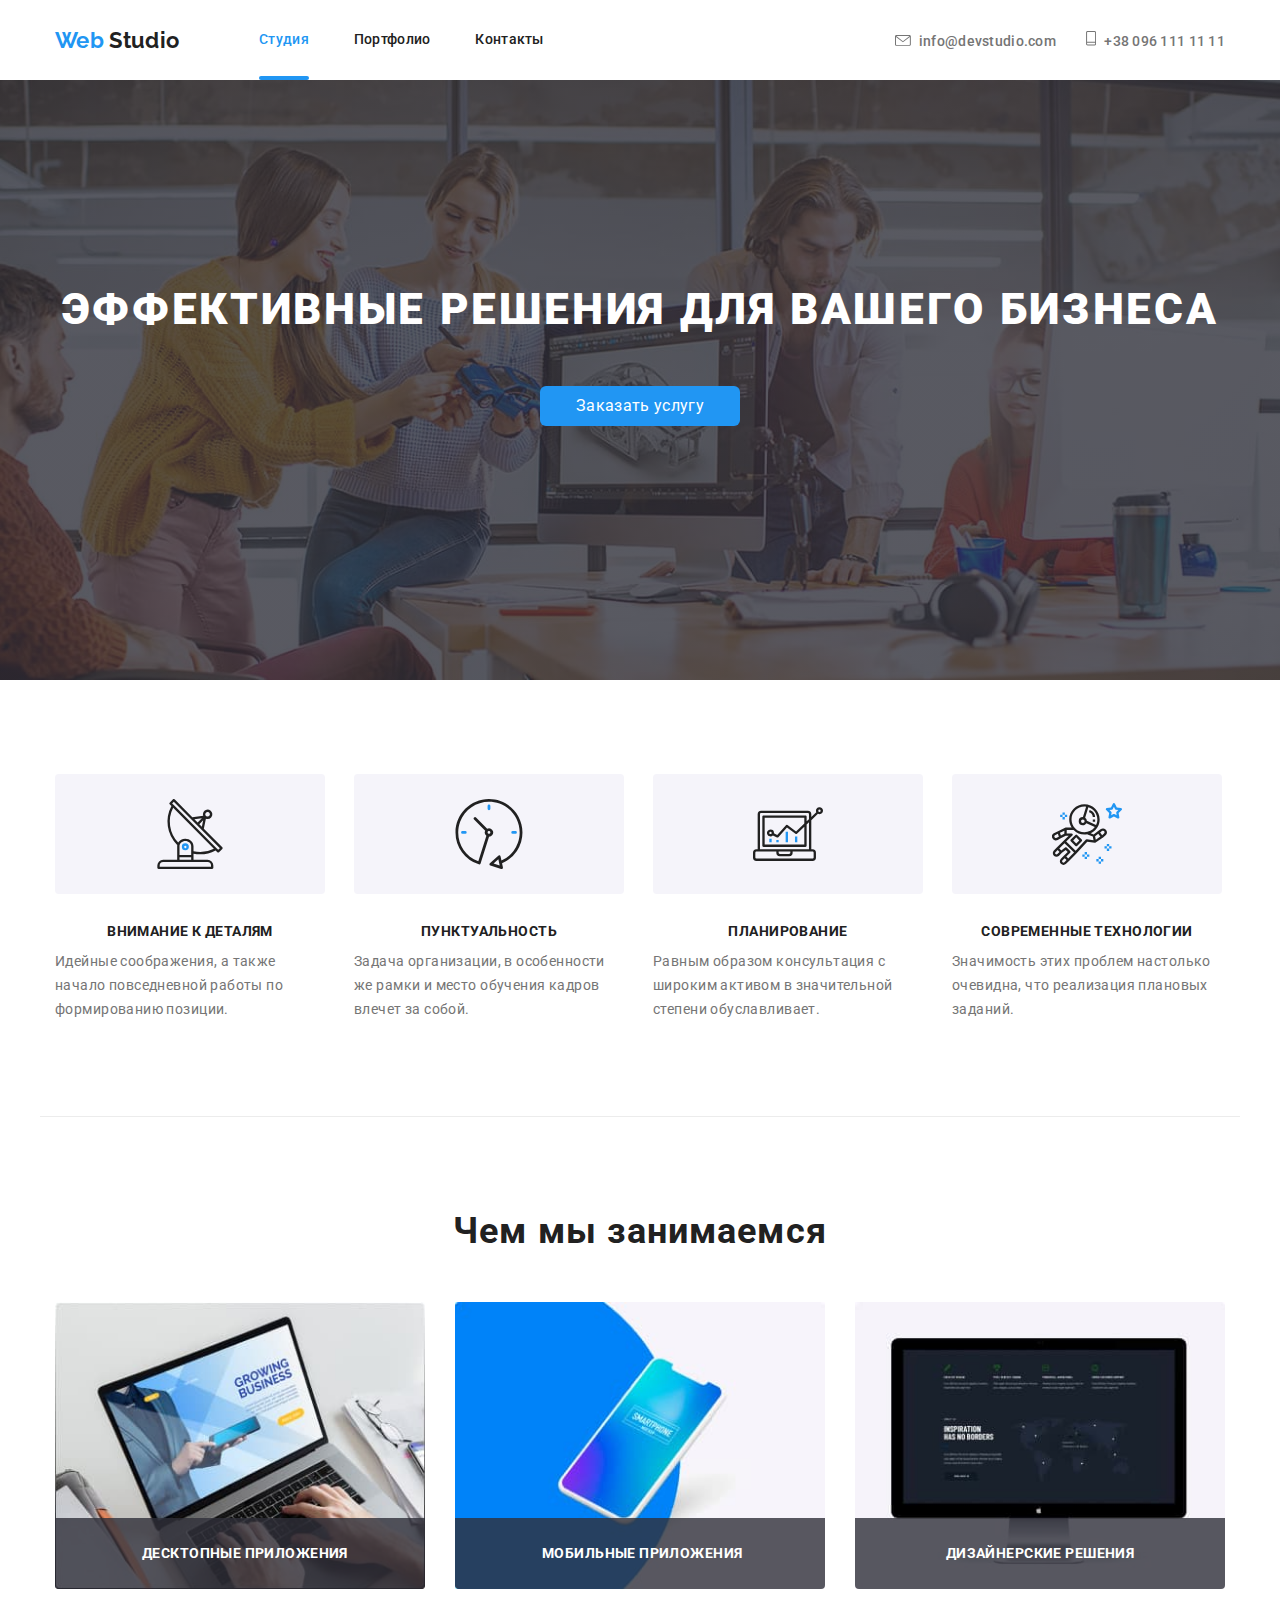
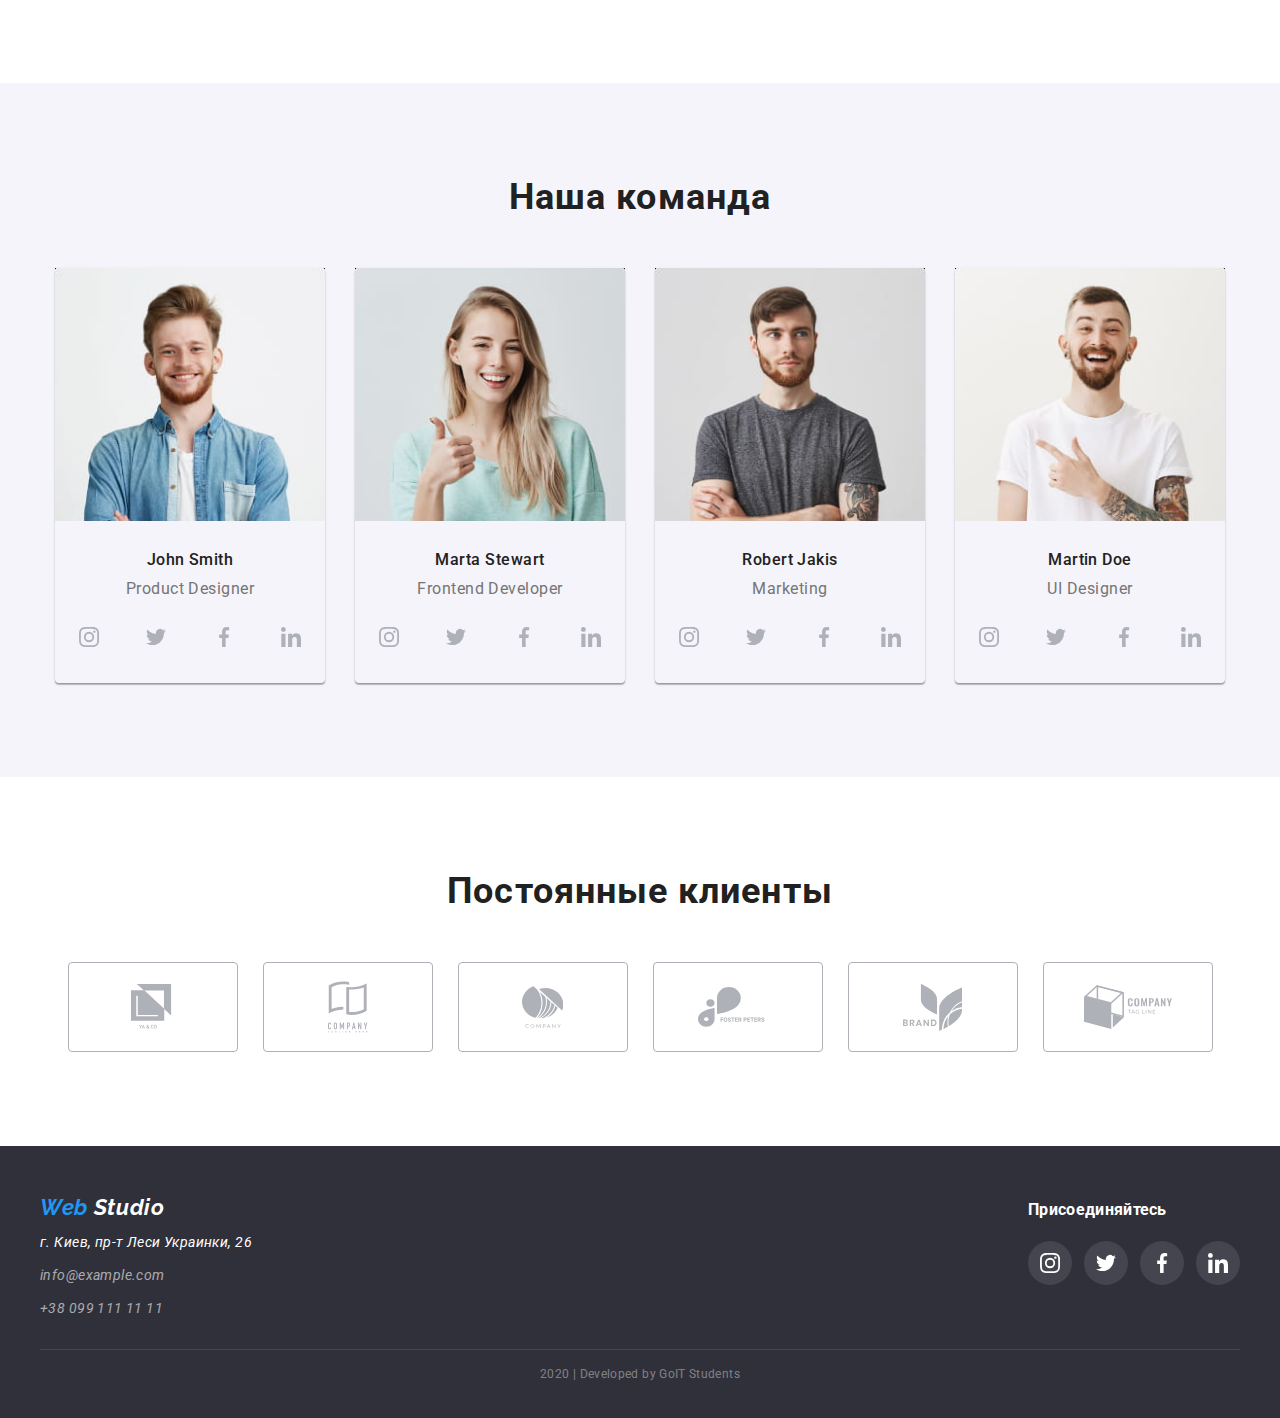
<file: index.html>
<!DOCTYPE html>
<html lang="ru">
  <head>
    <meta charset="UTF-8" />
    <meta name="viewport" content="width=device-width, initial-scale=1.0" />
    <title>Web Studio</title>
    <link
      href="https://fonts.googleapis.com/css2?family=Raleway:wght@700&family=Roboto:ital,wght@0,500;0,700;1,300&display=swap"
      rel="stylesheet"
    />
    <link
      rel="stylesheet"
      href="https://cdnjs.cloudflare.com/ajax/libs/modern-normalize/0.6.0/modern-normalize.min.css"
    />
    <link rel="stylesheet" href="./css/main.css" />
  </head>
  <body>
    <header>
      <div class="container">
        <nav>
          <a href="./" class="logo"
            ><span class="logo-accent">Web</span> Studio</a
          >
          <ul class="navigation">
            <li>
              <a href="./" class="current">Студия</a>
            </li>
            <li>
              <a href="./portfolio.html" class="link">Портфолио</a>
            </li>
            <li>
              <a href="" class="link">Контакты</a>
            </li>
          </ul>
          <ul class="contact">
            <li>
              <a href="mailto:info@devstudio.com" class="link mail-link">
                <svg class="header-icon">
                  <use href="./img/sprite.svg#icon-envelope"></use>
                </svg>
                info@devstudio.com</a
              >
            </li>
            <li>
              <a href="tel:+380961111111" class="link telephone-link">
                <svg class="header-icon header-tel">
                  <use href="./img/sprite.svg#icon-vector"></use>
                </svg>
                +38 096 111 11 11</a
              >
            </li>
          </ul>
        </nav>
      </div>
    </header>
    <main>
      <section class="hero-section">
        <h1 class="solutions">эффективные решения для вашего бизнеса</h1>
        <a href="" class="btn">Заказать услугу</a>
      </section>
      <section class="qualities-section">
        <div class="container">
          <h2 class="quailies-title">Наши качества</h2>
          <ul class="qualities-list">
            <li class="item icon-antenna">
              <h3 class="title">Внимание к деталям</h3>
              <p class="text">
                Идейные соображения, а также начало повседневной работы по
                формированию позиции.
              </p>
            </li>
            <li class="item icon-clock">
              <h3 class="title">Пунктуальность</h3>
              <p class="text">
                Задача организации, в особенности же рамки и место обучения
                кадров влечет за собой.
              </p>
            </li>
            <li class="item icon-diagram">
              <h3 class="title">Планирование</h3>
              <p class="text">
                Равным образом консультация с широким активом в значительной
                степени обуславливает.
              </p>
            </li>
            <li class="item icon-astronaut">
              <h3 class="title">Современные технологии</h3>
              <p class="text">
                Значимость этих проблем настолько очевидна, что реализация
                плановых заданий.
              </p>
            </li>
          </ul>
        </div>
      </section>
      <section class="we-doing-section">
        <div class="container">
          <h2>Чем мы занимаемся</h2>
          <ul class="we-doing-list">
            <li class="item">
              <div class="we-doing-list-img">
                <img src="./img/desktopapp.jpg" alt="" />
                <h3 class="we-doing-list-title">Десктопные приложения</h3>
              </div>
            </li>
            <li class="item">
              <div class="we-doing-list-img">
                <img src="./img/mobileapp.jpg" alt="" />
                <h3 class="we-doing-list-title">Мобильные приложения</h3>
              </div>
            </li>
            <li class="item">
              <div class="we-doing-list-img">
                <img src="./img/designsolutions.jpg" alt="" />
                <h3 class="we-doing-list-title">Дизайнерские решения</h3>
              </div>
            </li>
          </ul>
        </div>
      </section>
      <section class="team-section">
        <div class="container">
          <h2>Наша команда</h2>
          <ul class="team-list">
            <li class="item">
              <img class="portrait" src="./img/johnsmith.jpg" alt="" />
              <h3 class="title">John Smith</h3>
              <p class="proffesion">Product Designer</p>
              <ul class="social-links">
                <li>
                  <a href="" aria-label="Ссылка на Instagram">
                    <svg class="link-icon">
                      <use href="./img/sprite.svg#icon-instagram"></use>
                    </svg>
                  </a>
                </li>
                <li>
                  <a href="" aria-label="Ссылка на Twitter">
                    <svg class="link-icon">
                      <use href="./img/sprite.svg#icon-twitter"></use>
                    </svg>
                  </a>
                </li>
                <li>
                  <a href="" aria-label="Ссылка на Facebook">
                    <svg class="link-icon">
                      <use href="./img/sprite.svg#icon-facebook"></use>
                    </svg>
                  </a>
                </li>
                <li>
                  <a href="" aria-label="Ссылка на LinkedIn">
                    <svg class="link-icon">
                      <use href="./img/sprite.svg#icon-linkedin"></use>
                    </svg>
                  </a>
                </li>
              </ul>
            </li>
            <li class="item">
              <img class="portrait" src="./img/martastewart.jpg" alt="" />
              <h3 class="title">Marta Stewart</h3>
              <p class="proffesion">Frontend Developer</p>
              <ul class="social-links">
                <li>
                  <a href="" aria-label="Ссылка на Instagram">
                    <svg class="link-icon">
                      <use href="./img/sprite.svg#icon-instagram"></use>
                    </svg>
                  </a>
                </li>
                <li>
                  <a href="" aria-label="Ссылка на Twitter">
                    <svg class="link-icon">
                      <use href="./img/sprite.svg#icon-twitter"></use>
                    </svg>
                  </a>
                </li>
                <li>
                  <a href="" aria-label="Ссылка на Facebook">
                    <svg class="link-icon">
                      <use href="./img/sprite.svg#icon-facebook"></use>
                    </svg>
                  </a>
                </li>
                <li>
                  <a href="" aria-label="Ссылка на LinkedIn">
                    <svg class="link-icon">
                      <use href="./img/sprite.svg#icon-linkedin"></use>
                    </svg>
                  </a>
                </li>
              </ul>
            </li>
            <li class="item">
              <img class="portrait" src="./img/robertjakis.jpg" alt="" />
              <h3 class="title">Robert Jakis</h3>
              <p class="proffesion">Marketing</p>
              <ul class="social-links">
                <li>
                  <a href="" aria-label="Ссылка на Instagram">
                    <svg class="link-icon">
                      <use href="./img/sprite.svg#icon-instagram"></use>
                    </svg>
                  </a>
                </li>
                <li>
                  <a href="" aria-label="Ссылка на Twitter">
                    <svg class="link-icon">
                      <use href="./img/sprite.svg#icon-twitter"></use>
                    </svg>
                  </a>
                </li>
                <li>
                  <a href="" aria-label="Ссылка на Facebook">
                    <svg class="link-icon">
                      <use href="./img/sprite.svg#icon-facebook"></use>
                    </svg>
                  </a>
                </li>
                <li>
                  <a href="" aria-label="Ссылка на LinkedIn">
                    <svg class="link-icon">
                      <use href="./img/sprite.svg#icon-linkedin"></use>
                    </svg>
                  </a>
                </li>
              </ul>
            </li>
            <li class="item">
              <img class="portrait" src="./img/martindoe.jpg" alt="" />
              <h3 class="title">Martin Doe</h3>
              <p class="proffesion">UI Designer</p>
              <ul class="social-links">
                <li>
                  <a href="" aria-label="Ссылка на Instagram">
                    <svg class="link-icon">
                      <use href="./img/sprite.svg#icon-instagram"></use>
                    </svg>
                  </a>
                </li>
                <li>
                  <a href="" aria-label="Ссылка на Twitter">
                    <svg class="link-icon">
                      <use href="./img/sprite.svg#icon-twitter"></use>
                    </svg>
                  </a>
                </li>
                <li>
                  <a href="" aria-label="Ссылка на Facebook">
                    <svg class="link-icon">
                      <use href="./img/sprite.svg#icon-facebook"></use>
                    </svg>
                  </a>
                </li>
                <li>
                  <a href="" aria-label="Ссылка на LinkedIn">
                    <svg class="link-icon">
                      <use href="./img/sprite.svg#icon-linkedin"></use>
                    </svg>
                  </a>
                </li>
              </ul>
            </li>
          </ul>
        </div>
      </section>
      <section class="clients-section">
        <div class="container">
          <h2>Постоянные клиенты</h2>
          <ul class="cliets-list">
            <li>
              <a href="" class="link" aria-label="Ссылка на Client1">
                <svg class="client-icon" width="44px" height="49px">
                  <use href="./img/sprite.svg#icon-client1"></use>
                </svg>
              </a>
            </li>
            <li>
              <a href="" class="link" aria-label="Ссылка на Client2">
                <svg class="client-icon" width="40px" height="52px">
                  <use href="./img/sprite.svg#icon-client2"></use>
                </svg>
              </a>
            </li>
            <li>
              <a href="" class="link" aria-label="Ссылка на Client3">
                <svg class="client-icon" width="41px" height="43px">
                  <use href="./img/sprite.svg#icon-client3"></use>
                </svg>
              </a>
            </li>
            <li>
              <a href="" class="link" aria-label="Ссылка на Client4">
                <svg class="client-icon" width="80px" height="42px">
                  <use href="./img/sprite.svg#icon-client4"></use>
                </svg>
              </a>
            </li>
            <li>
              <a href="" class="link" aria-label="Ссылка на Client5">
                <svg class="client-icon" width="59px" height="47px">
                  <use href="./img/sprite.svg#icon-client5"></use>
                </svg>
              </a>
            </li>
            <li>
              <a href="" class="link" aria-label="Ссылка на Client6">
                <svg class="client-icon" width="88px" height="45px">
                  <use href="./img/sprite.svg#icon-client6"></use>
                </svg>
              </a>
            </li>
          </ul>
        </div>
      </section>
    </main>
    <footer class="footer">
      <div class="footer-container">
        <address class="footer-adress">
          <a href="./" class="logo"
            ><span class="logo-accent">Web</span> Studio</a
          >
          <p class="street">г. Киев, пр-т Леси Украинки, 26</p>
          <a href="mailto:info@example.com" class="link">info@example.com</a>
          <br />
          <a href="tel:+380991111111" class="tel-link">+38 099 111 11 11</a>
        </address>
        <div class="connect">
          <b>Присоединяйтесь</b>
          <ul class="footer-connect">
            <li>
              <a href="" class="link" aria-label="Ссылка на Instagram"
                ><svg class="footer-link-icon">
                  <use href="./img/sprite.svg#icon-instagram"></use>
                </svg>
              </a>
            </li>
            <li>
              <a href="" class="link" aria-label="Ссылка на Twitter"
                ><svg class="footer-link-icon">
                  <use href="./img/sprite.svg#icon-twitter"></use>
                </svg>
              </a>
            </li>
            <li>
              <a href="" class="link" aria-label="Ссылка на Facebook"
                ><svg class="footer-link-icon">
                  <use href="./img/sprite.svg#icon-facebook"></use>
                </svg>
              </a>
            </li>
            <li>
              <a href="" class="link" aria-label="Ссылка на LinkedIn"
                ><svg class="footer-link-icon">
                  <use href="./img/sprite.svg#icon-linkedin"></use>
                </svg>
              </a>
            </li>
          </ul>
        </div>
      </div>
      <p class="copyright">2020 | Developed by GoIT Students</p>
    </footer>
  </body>
</html>
</file>
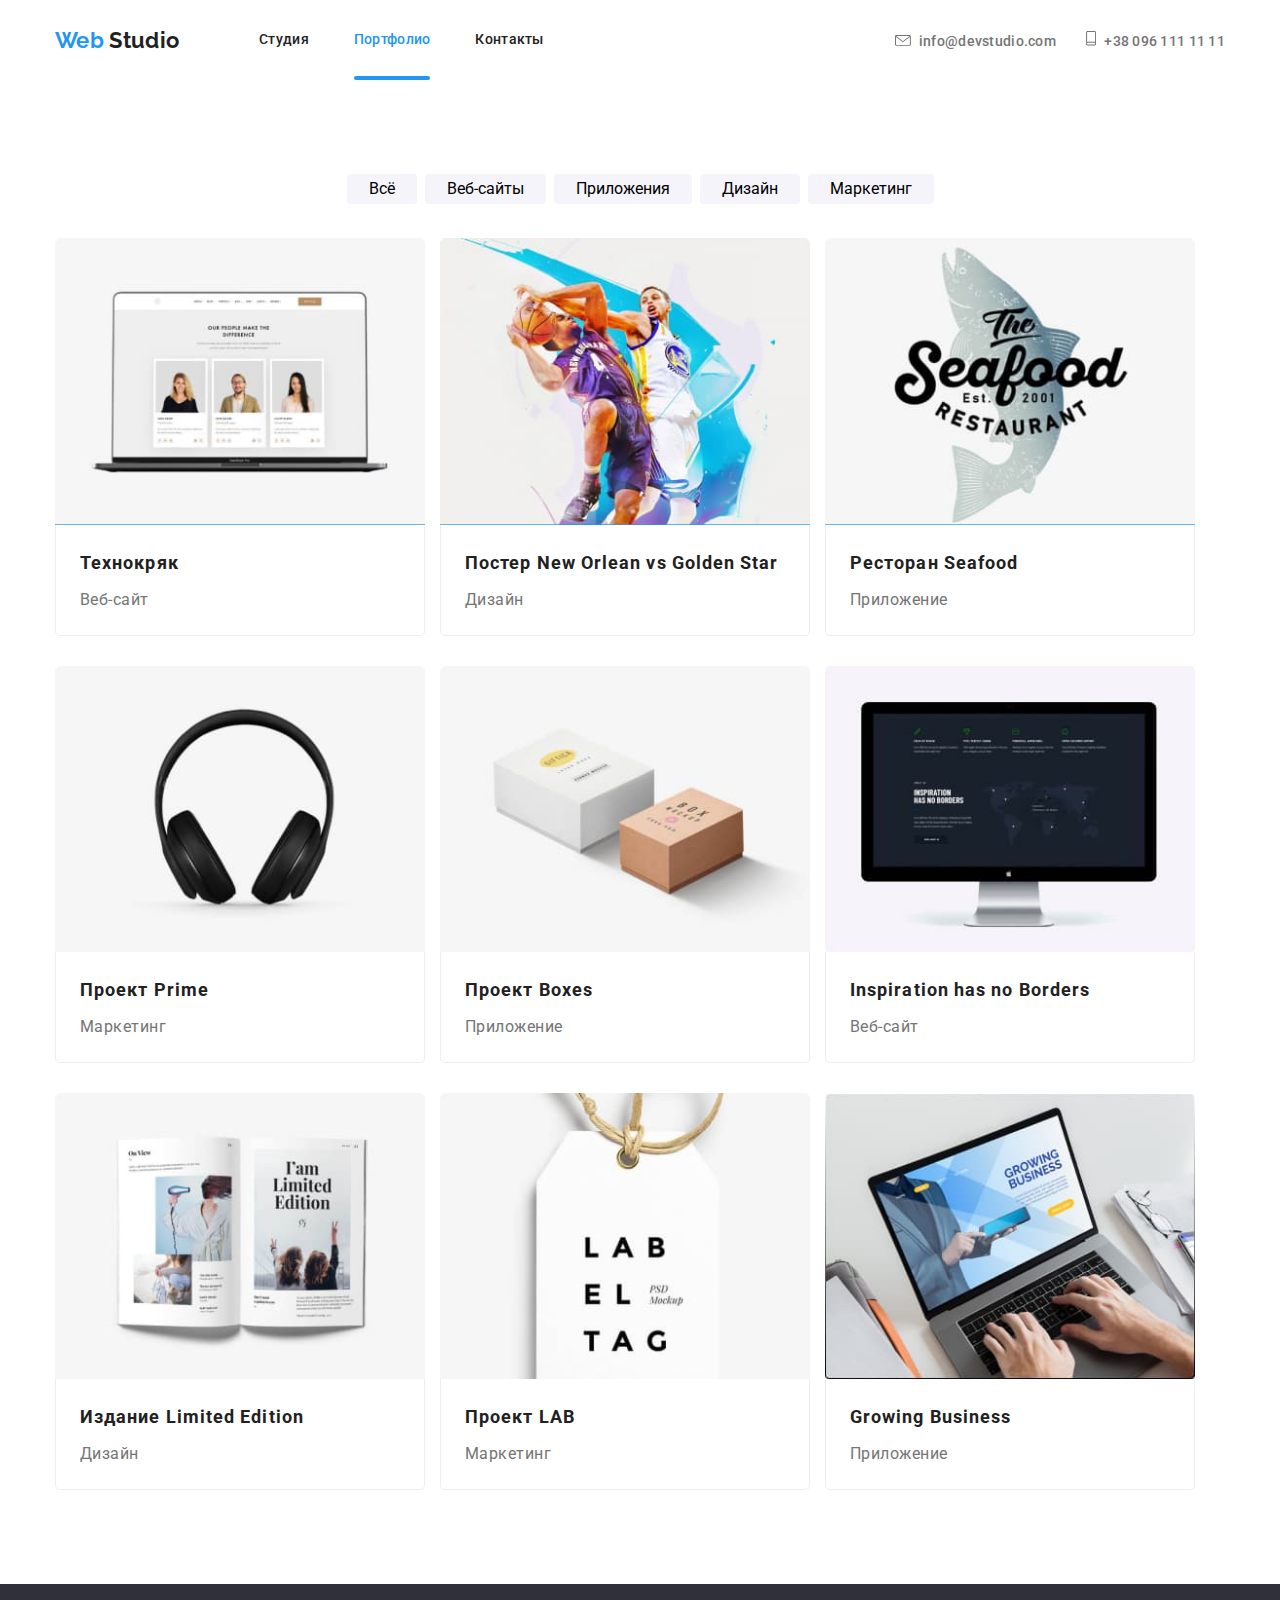
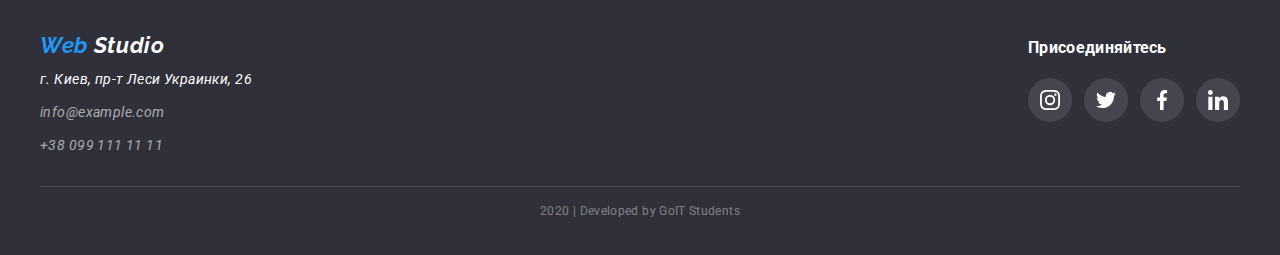
<file: portfolio.html>
<!DOCTYPE html>
<html lang="en">
  <head>
    <meta charset="UTF-8" />
    <meta name="viewport" content="width=device-width, initial-scale=1.0" />
    <title>Portfolio</title>
    <link
      href="https://fonts.googleapis.com/css2?family=Raleway:wght@700&family=Roboto:ital,wght@0,500;0,700;1,300&display=swap"
      rel="stylesheet"
    />
    <link
      rel="stylesheet"
      href="https://cdnjs.cloudflare.com/ajax/libs/modern-normalize/0.6.0/modern-normalize.min.css"
    />
    <link rel="stylesheet" href="css/main.css" />
  </head>

  <body>
    <header>
      <div class="container">
        <nav>
          <a href="./" class="logo"><span class="logo-accent">Web</span> Studio</a>
          <ul class="navigation">
            <li>
              <a href="./" class="link">Студия</a>
            </li>
            <li>
              <a href="./portfolio.html" class="current">Портфолио</a>
            </li>
            <li>
              <a href="" class="link">Контакты</a>
            </li>
          </ul>
          <ul class="contact">
            <li>
              <a href="mailto:info@devstudio.com" class="link mail-link">
                <svg class="header-icon">
                  <use href="./img/sprite.svg#icon-envelope"></use>
                </svg>
                info@devstudio.com</a>
            </li>
            <li>
              <a href="tel:+380961111111" class="link telephone-link">
                <svg class="header-icon header-tel">
                  <use href="./img/sprite.svg#icon-vector"></use>
                </svg>
                +38 096 111 11 11</a>
            </li>
          </ul>
        </nav>
      </div>
    </header>
    <main>
      <section class="portfolio-section">
        <div class="container">
          <ul class="buttons">
            <li class="item"><button class="button">Всё</button></li>
            <li class="item"><button class="button">Веб-сайты</button></li>
            <li class="item"><button class="button">Приложения</button></li>
            <li class="item"><button class="button">Дизайн</button></li>
            <li class="item"><button class="button">Маркетинг</button></li>
          </ul>          
            <div class="portfolio-container">
              <ul class="portfolio-list">
                <li>
                  <a class="portfolio-link" href="">
                    <div>
                      <div class="potfolio-text-pos">
                        <img src="./img/portfolio1.jpg" alt="" />
                        <p class="text">
                          Технокряк это современная площадка распространения
                          коронавируса. Компании используют эту платформу для
                          цифрового шпионажа и атак на защищённые сервера
                          конкурентов.
                        </p>
                      </div>
                    
                    <div class="card-content">
                    <h3 class="title">Технокряк</h3>
                    <p class="type">Веб-сайт</p>
                    
                    </div>
                    </div>
                  </a>
                </li>
                <li>
                  <a class="portfolio-link" href="">
                    <div class="potfolio-text-pos">
                      <img src="./img/portfolio2.jpg" alt="" />
                      <p class="text">
                        Технокряк это современная площадка распространения
                        коронавируса. Компании используют эту платформу для
                        цифрового шпионажа и атак на защищённые сервера
                        конкурентов.
                      </p>
                    </div>
                    <div class="card-content">
                    <h3 class="title">
                      Постер New Orlean vs Golden Star
                    </h3>
                    <p class="type">Дизайн</p>
                    
                    </div>
                  </a>
                </li>
                <li>
                  <a class="portfolio-link" href="">
                    <div class="potfolio-text-pos">
                      <img src="./img/portfolio3.jpg" alt="" />
                      <p class="text">
                        Технокряк это современная площадка распространения
                        коронавируса. Компании используют эту платформу для
                        цифрового шпионажа и атак на защищённые сервера
                        конкурентов.
                      </p>
                    </div>
                    <div class="card-content">
                    <h3 class="title">Ресторан Seafood</h3>
                    <p class="type">Приложение</p>
                    
                    </div>
                  </a>
                </li>
                <li>
                  <a class="portfolio-link" href="">
                    <div class="potfolio-text-pos">
                      <img src="./img/portfolio4.jpg" alt="" />
                      <p class="text">
                        Технокряк это современная площадка распространения
                        коронавируса. Компании используют эту платформу для
                        цифрового шпионажа и атак на защищённые сервера
                        конкурентов.
                      </p>
                    </div>
                    <div class="card-content">
                    <h3 class="title">Проект Prime</h3>
                    <p class="type">Маркетинг</p>
                    
                    </div>
                  </a>
                </li>
                <li>
                  <a class="portfolio-link" href="">
                    <div class="potfolio-text-pos">
                      <img src="./img/portfolio5.jpg" alt="" />
                      <p class="text">
                        Технокряк это современная площадка распространения
                        коронавируса. Компании используют эту платформу для
                        цифрового шпионажа и атак на защищённые сервера
                        конкурентов.
                      </p>
                    </div>
                    <div class="card-content">
                    <h3 class="title">Проект Boxes</h3>
                    <p class="type">Приложение</p>
                    
                    </div>
                  </a>
                </li>
                <li>
                  <a class="portfolio-link" href="">
                    <div class="potfolio-text-pos">
                      <img src="./img/designsolutions.jpg" alt="" />
                      <p class="text">
                        Технокряк это современная площадка распространения
                        коронавируса. Компании используют эту платформу для
                        цифрового шпионажа и атак на защищённые сервера
                        конкурентов.
                      </p>
                    </div>
                    <div class="card-content">
                    <h3 class="title">Inspiration has no Borders</h3>
                    <p class="type">Веб-сайт</p>
                    
                    </div>
                  </a>
                </li>
                <li>
                  <a class="portfolio-link" href="">
                    <div class="potfolio-text-pos">
                      <img src="./img/portfolio7.jpg" alt="" />
                      <p class="text">
                        Технокряк это современная площадка распространения
                        коронавируса. Компании используют эту платформу для
                        цифрового шпионажа и атак на защищённые сервера
                        конкурентов.
                      </p>
                    </div>
                    <div class="card-content">
                    <h3 class="title">Издание Limited Edition</h3>
                    <p class="type">Дизайн</p>
                    
                    </div>
                  </a>
                </li>
                <li>
                  <a class="portfolio-link" href="">
                    <div class="potfolio-text-pos">
                      <img src="./img/portfolio8.jpg" alt="" />
                      <p class="text">
                        Технокряк это современная площадка распространения
                        коронавируса. Компании используют эту платформу для
                        цифрового шпионажа и атак на защищённые сервера
                        конкурентов.
                      </p>
                    </div>
                    <div class="card-content">
                      <h3 class="title">Проект LAB</h3>
                      <p class="type">Маркетинг</p>
                                      
                      </div>
                  </a>
                </li>
                <li>
                  <a class="portfolio-link" href="">
                    <div class="potfolio-text-pos">
                      <img src="./img/desktopapp.jpg" alt="" />
                      <p class="text">
                        Технокряк это современная площадка распространения
                        коронавируса. Компании используют эту платформу для
                        цифрового шпионажа и атак на защищённые сервера
                        конкурентов.
                      </p>
                    </div>
                    
                    <div class="card-content">
                    <h3 class="title">Growing Business</h3>
                    <p class="type">Приложение</p>
                   
                    </div>
                  </a>
                </li>
              </ul>
            </div>          
        </div>
      </section class="section">
    </main>
  <footer class="footer">
    <div class="footer-container">
      <address class="footer-adress">
        <a href="./" class="logo"><span class="logo-accent">Web</span> Studio</a>
        <p class="street">г. Киев, пр-т Леси Украинки, 26</p>
        <a href="mailto:info@example.com" class="link">info@example.com</a>
        <br />
        <a href="tel:+380991111111" class="tel-link">+38 099 111 11 11</a>
      </address>
      <div class="connect">
        <b>Присоединяйтесь</b>
        <ul class="footer-connect">
          <li>
            <a href="" class="link" aria-label="Ссылка на Instagram"><svg class="footer-link-icon">
                <use href="./img/sprite.svg#icon-instagram"></use>
              </svg>
            </a>
          </li>
          <li>
            <a href="" class="link" aria-label="Ссылка на Twitter"><svg class="footer-link-icon">
                <use href="./img/sprite.svg#icon-twitter"></use>
              </svg>
            </a>
          </li>
          <li>
            <a href="" class="link" aria-label="Ссылка на Facebook"><svg class="footer-link-icon">
                <use href="./img/sprite.svg#icon-facebook"></use>
              </svg>
            </a>
          </li>
          <li>
            <a href="" class="link" aria-label="Ссылка на LinkedIn"><svg class="footer-link-icon">
                <use href="./img/sprite.svg#icon-linkedin"></use>
              </svg>
            </a>
          </li>
        </ul>
      </div>
    </div>
    <p class="copyright">2020 | Developed by GoIT Students</p>
  </footer>
  </body>
  
  </html>
</file>
<file: css/main.css>
/* Палитра */
/* Основной цвет текста #212121 */
/* Основной цвет фона #FFFFFF */
/* Дополнительный цвет текста #757575 */
/* Акцент #2196F3 */
/* Дополнительный цвет фона #F5F4FA */
/* Цвет фона футера #2F303A */

body {
  color: #212121;
  background-color: #ffffff;
  font-family: "Roboto", sans-serif;
  letter-spacing: 0.02em;
}

ul {
  list-style: none;
  padding: 0;
  margin-top: 0;
  margin-bottom: 0;
}
a {
  color: inherit;
  text-decoration: none;
}

h2 {
  font-weight: 700;
  font-size: 36px;
  line-height: 1.16;
  text-align: center;
  letter-spacing: 0.03em;
  margin-top: 0;
  margin-bottom: 50px;
}

h3 {
  font-weight: 700;
  font-size: 36px;
  line-height: 1.16;
  text-align: center;
  letter-spacing: 0.03em;
  margin-top: 0;
  margin-bottom: 0;
}

.card-content .title {
  text-align: start;
}
img {
  display: block;
  max-width: 100%;
  height: auto;
}

.portfolio-section {
  padding-top: 94px;
  padding-bottom: 94px;
}

.we-doing-section {
  padding-top: 94px;
  padding-bottom: 94px;
}

.clients-section {
  padding-top: 94px;
  padding-bottom: 94px;
}
.qualities-section {
  padding-top: 94px;
}

.qualities-section .container {
  padding-bottom: 94px;
  border-bottom: 1px solid #ececec;
}
/* Выделение ссылки */

.link:hover,
.link:focus {
  color: #2196f3;
}

.link {
  transition: color 250ms cubic-bezier(0.4, 0, 0.2, 1);
}

.current {
  color: #2196f3;
  display: block;
  position: relative;
  padding-top: 32px;
  padding-bottom: 32px;
}

.current::after {
  content: "";
  display: block;
  position: absolute;
  width: 100%;
  height: 4px;
  left: 0;
  bottom: 0;
  background-color: #2196f3;
  border-radius: 2px;
}

/* Логотип */

.logo {
  font-family: "Raleway", sans-serif;
  font-weight: 700;
  font-size: 22px;
  line-height: 1.2;
}

.logo-accent {
  color: #2196f3;
}

/* Навигация */
.container nav {
  display: flex;
  align-items: center;
}

.navigation {
  display: flex;
  font-weight: 500;
  font-size: 14px;
  line-height: 1.14;
  letter-spacing: 0.02em;
  margin-left: 80px;
}

.navigation li + li {
  margin-left: 45px;
}

.navigation .link {
  display: block;
  padding-top: 32px;
  padding-bottom: 32px;
}

/* Контакты */

.contact {
  display: flex;
  font-weight: 500;
  font-size: 14px;
  line-height: 1.14;
  letter-spacing: 0.02em;
  margin-left: auto;
  align-items: baseline;
}

.contact li + li {
  margin-left: 30px;
}

/* Герой */
.hero-section {
  text-align: center;
  padding-top: 200px;
  padding-bottom: 200px;
  height: 600px;
  max-width: 1600px;
  margin-right: auto;
  margin-left: auto;
  background-color: black;
  background-size: cover;
  background-position: center;
  background-repeat: no-repeat;
  background-image: linear-gradient(
      to right,
      rgba(47, 48, 58, 0.8),
      rgba(47, 48, 58, 0.8)
    ),
    url("../img/hero-bg.jpg");
}

.solutions {
  margin-top: 0px;
  margin-bottom: 46px;
  color: #ffffff;
  font-weight: 900;
  font-size: 44px;
  line-height: 1.36;
  letter-spacing: 0.06em;
  text-transform: uppercase;
}

/* Наши качества */

.qualities-list .title {
  font-weight: 700;
  font-size: 14px;
  line-height: 1.14;
  letter-spacing: 0.03em;
  text-transform: uppercase;
  margin-top: 0;
  margin-bottom: 10px;
}

.qualities-list .text {
  color: #757575;
  font-size: 14px;
  line-height: 1.71;
  letter-spacing: 0.03em;
}

.qualities-list .item {
  width: 270px;
}

.qualities-list .item::before {
  display: block;
  content: "";
  height: 120px;
  margin-bottom: 30px;
  background-color: #f5f4fa;
  background-repeat: no-repeat;
  background-position: center;
  border-radius: 4px;
}

.icon-antenna::before {
  background-image: url(../img/antenna1.svg);
}

.icon-clock::before {
  background-image: url(../img/clock1.svg);
}

.icon-diagram::before {
  background-image: url(../img/diagram1.svg);
}

.icon-astronaut::before {
  background-image: url(../img/astronaut1.svg);
}

.qualities-list li + li {
  margin-left: 29px;
}

.qualities-list a {
  width: 270px;
}

.container .qualities-list {
  display: flex;
  align-items: center;
}

/* Чем мы занимаемся */

.we-doing-list .item {
  color: #ffffff;
  font-weight: 700;
  font-size: 14px;
  line-height: 1.14;
  text-align: center;
  letter-spacing: 0.03em;
  text-transform: uppercase;
  width: 370px;
}

.we-doing-list-img {
  position: relative;
}

/* Наша команда */
.social-links {
  display: flex;
  justify-content: space-around;
  margin-bottom: 24px;
}

.team-section {
  background: #f5f4fa;
  padding-top: 94px;
}

.team-list {
  display: flex;
  padding-bottom: 94px;
}

.team-list .item {
  border-radius: 4px;
  box-shadow: 0px 2px 1px rgba(0, 0, 0, 0.2), 0px 1px 1px rgba(0, 0, 0, 0.14),
    0px 1px 3px rgba(0, 0, 0, 0.12);
}

.team-list .item + .item {
  margin-left: 30px;
}

.team-list .portrait {
  width: 270px;
  margin-bottom: 30px;
}

.team-list .title {
  font-weight: 500;
  font-size: 16px;
  line-height: 1.18;
  text-align: center;
  letter-spacing: 0.03em;
}

.team-list .proffesion {
  color: #757575;
  font-size: 16px;
  line-height: 1.18;
  text-align: center;
  letter-spacing: 0.03em;
}

.proffesion {
  margin-bottom: 16px;
}

/* Футер */

.footer {
  background-color: #2f303a;
  padding-top: 48px;
  padding-bottom: 20px;
}

.footer .logo {
  color: #ffffff;
}
.footer-adress .street {
  color: #ffffff;
  font-size: 14px;
  line-height: 1.71;
  letter-spacing: 0.03em;
}

.footer-adress > a {
  font-size: 14px;
  line-height: 1.71;
  letter-spacing: 0.03em;
  color: rgba(255, 255, 255, 0.6);
}

.footer > b {
  color: #ffffff;
  font-weight: 700;
  font-size: 14px;
  line-height: 1.14;
  letter-spacing: 0.03em;
  text-transform: uppercase;
}

.footer .copyright {
  font-size: 12px;
  line-height: 2;
  text-align: center;
  letter-spacing: 0.03em;
  color: rgba(255, 255, 255, 0.4);
}

.buttons {
  font-weight: 500;
  font-size: 16px;
  line-height: 1.62;
  text-align: center;
  letter-spacing: 0.03em;
  display: flex;
  justify-content: center;
  margin-bottom: 34px;
}
.portfolio-link {
  display: block;
}

.portfolio-list .title {
  font-weight: 700;
  font-size: 18px;
  line-height: 2;
  letter-spacing: 0.06em;
  margin-bottom: 4px;
}

.portfolio-list img {
  display: block;
  width: 370px;
}

.portfolio-list .type {
  color: #757575;
  font-size: 16px;
  line-height: 1.87;
  letter-spacing: 0.03em;
  margin-top: 0;
  margin-bottom: 0;
}

.portfolio-list .text {
  position: absolute;
  top: 50%;
  left: 50%;
  transform: translate(-50%, calc(-50% + 220px));
  width: 323px;
  height: 168px;
  color: #ffffff;
  font-size: 18px;
  line-height: 1.56;
  letter-spacing: 0.03em;
  box-sizing: border-box;
  opacity: 0;
  transition: all 250ms cubic-bezier(0.4, 0, 0.2, 1);
}

/* Flexbox */

.container {
  width: 1200px;
  padding-left: 15px;
  padding-right: 15px;
  margin-top: 0;
  margin-left: auto;
  margin-right: auto;
}

.btn {
  color: #ffffff;
  display: inline-block;
  padding: 10px 32px;
  min-width: 200px;
  background-color: #2196f3;
  border-radius: 6px;
  text-align: center;
  border: 1px solid transparent;
  transition: all 250ms cubic-bezier(0.4, 0, 0.2, 1);
}

.btn:hover,
.btn:focus {
  border-color: #2196f3;
  color: #2196f3;
  background-color: #fff;
}

.text {
  margin-top: 0;
  margin-bottom: 0;
}

.quailies-title {
  display: none;
}

.item .link {
  display: inline-block;
  margin-bottom: 30px;
  padding: 25px 104px;
  background-color: #2196f3;
  border-radius: 4px;
}

.we-doing-list-title {
  position: absolute;
  bottom: 0;
  left: 0;
  width: 370px;
  font-size: 14px;
  padding: 27px 87px;
  text-align: center;
  white-space: nowrap;
  background: rgba(47, 48, 58, 0.8);
  border-radius: 0px 0px 4px 4px;
  margin-top: 0;
  margin-bottom: 0;
}

.we-doing-list {
  display: flex;
}
.we-doing-list img {
  display: block;
  width: 370px;
}

.we-doing-list .item + .item {
  margin-left: 30px;
}

h3.title {
  margin-top: 0;
  margin-bottom: 10px;
}

.team-list p {
  margin-top: 0px;
  margin-bottom: 16px;
}

.footer-container {
  display: flex;
  width: 1200px;
  margin: 0 auto;
  border-bottom: 1px solid rgba(255, 255, 255, 0.1);
  padding-bottom: 28px;
  justify-content: space-between;
  align-items: baseline;
}

.footer-adress .logo {
  display: inline-block;
  margin-bottom: 10px;
  font-family: "Raleway", sans-serif;
  font-weight: 700;
  font-size: 22px;
  line-height: 1.2;
}

.street {
  margin-top: 0;
  margin-bottom: 0;
}

.footer-adress p {
  margin-bottom: 9px;
}

.footer-adress .link {
  display: inline-block;
  margin-bottom: 9px;
}

.tel-link {
  display: inline-block;
}

.footer-connect {
  display: flex;
  justify-content: space-around;
}

.footer b {
  display: inline-block;
  margin-bottom: 21px;
  color: #ffffff;
}

.portfolio-list {
  display: flex;
  flex-wrap: wrap;
}

.portfolio-list li {
  width: 370px;
  margin-right: 15px;
  margin-bottom: 30px;
  border-top-left-radius: 5px;
  border-top-right-radius: 5px;
  overflow: hidden;
}

.card-content {
  background: #ffffff;
  border-left: 1px solid #eee;
  border-right: 1px solid #eee;
  border-bottom: 1px solid #eee;
  padding-left: 24px;
  padding-right: 24px;
  padding-top: 20px;
  padding-bottom: 20px;
  border-bottom-left-radius: 5px;
  border-bottom-right-radius: 5px;
}

.portfolio-list li:nth-child(3n) {
  margin-right: 0;
}

.portfolio-list li:nth-last-child(-n + 3) {
  margin-bottom: 0;
}

.button {
  padding: 6px 22px;
  background: #f5f4fa;
  border-radius: 4px;
  border: hidden;
  text-align: center;
  transition: all 250ms cubic-bezier(0.4, 0, 0.2, 1);
}

.buttons .item + .item {
  margin-left: 8px;
}

.button:hover,
.button:focus {
  background: #2196f3;
  box-shadow: 0px 2px 2px rgba(0, 0, 0, 0.12), 0px 1px 2px rgba(0, 0, 0, 0.08),
    0px 3px 1px rgba(0, 0, 0, 0.1);
  border-radius: 4px;
}

.cliets-list {
  display: flex;
  justify-content: space-around;
}

.contact a {
  color: #757575;
  transition: all 250ms cubic-bezier(0.4, 0, 0.2, 1);
}

.contact a:hover {
  color: #2196f3;
}

.header-icon {
  margin-right: 5px;
  width: 16px;
  height: 11px;
  fill: currentColor;
}

.header-tel {
  width: 10px;
  height: 15px;
}

.social-links a {
  width: 44px;
  height: 44px;
  color: #afb1b8;
  display: flex;
  justify-content: center;
  align-items: center;
  border-radius: 50% 50%;
  transition: all 250ms cubic-bezier(0.4, 0, 0.2, 1);
}

.social-links a:hover {
  color: #ffffff;
  background-color: #2196f3;
  border-radius: 50% 50%;
}

.link-icon {
  width: 20px;
  height: 20px;
  fill: currentColor;
}

.cliets-list a {
  color: #afb1b8;
  width: 170px;
  height: 90px;
  border-radius: 4px 4px 4px 4px;
  border: 1px solid #afb1b8;
  display: flex;
  justify-content: center;
  align-items: center;
  transition: all 250ms cubic-bezier(0.4, 0, 0.2, 1);
}

.cliets-list a:hover {
  border: 1px solid #2196f3;
}

.client-icon {
  fill: currentColor;
}

.footer-connect a {
  color: #ffffff;
  width: 44px;
  height: 44px;
  display: flex;
  justify-content: center;
  align-items: center;
  background-color: rgba(255, 255, 255, 0.1);
  border-radius: 50% 50%;
  transition: all 250ms cubic-bezier(0.4, 0, 0.2, 1);
}

.footer-connect li:nth-child(2) {
  margin-left: 12px;
}

.footer-connect li:nth-child(3) {
  margin-left: 12px;
}

.footer-connect li:nth-child(4) {
  margin-left: 12px;
}

.footer-link-icon {
  width: 20px;
  height: 20px;
  fill: currentColor;
}

.footer-connect a:hover {
  color: #ffffff;
  background-color: #2196f3;
  border-radius: 50% 50%;
}

.potfolio-text-pos {
  position: relative;
  overflow: hidden;
}

.potfolio-text-pos:hover::before,
.potfolio-text-pos:focus::before {
  opacity: 1;
  transition: all 250ms cubic-bezier(0.4, 0, 0.2, 1);
  transform: translateY(0);
}

.potfolio-text-pos:hover .text,
.potfolio-text-pos:focus .text {
  transform: translate(-50%, -50%);
  opacity: 1;
  transition: all 250ms cubic-bezier(0.4, 0, 0.2, 1);
}

.potfolio-text-pos::before {
  content: "";
  position: absolute;
  width: 100%;
  height: 100%;
  opacity: 1;
  transform: translateY(100%);
  background-color: rgb(33, 150, 243, 0.9);
  transition: all 250ms cubic-bezier(0.4, 0, 0.2, 1);
}
</file>
